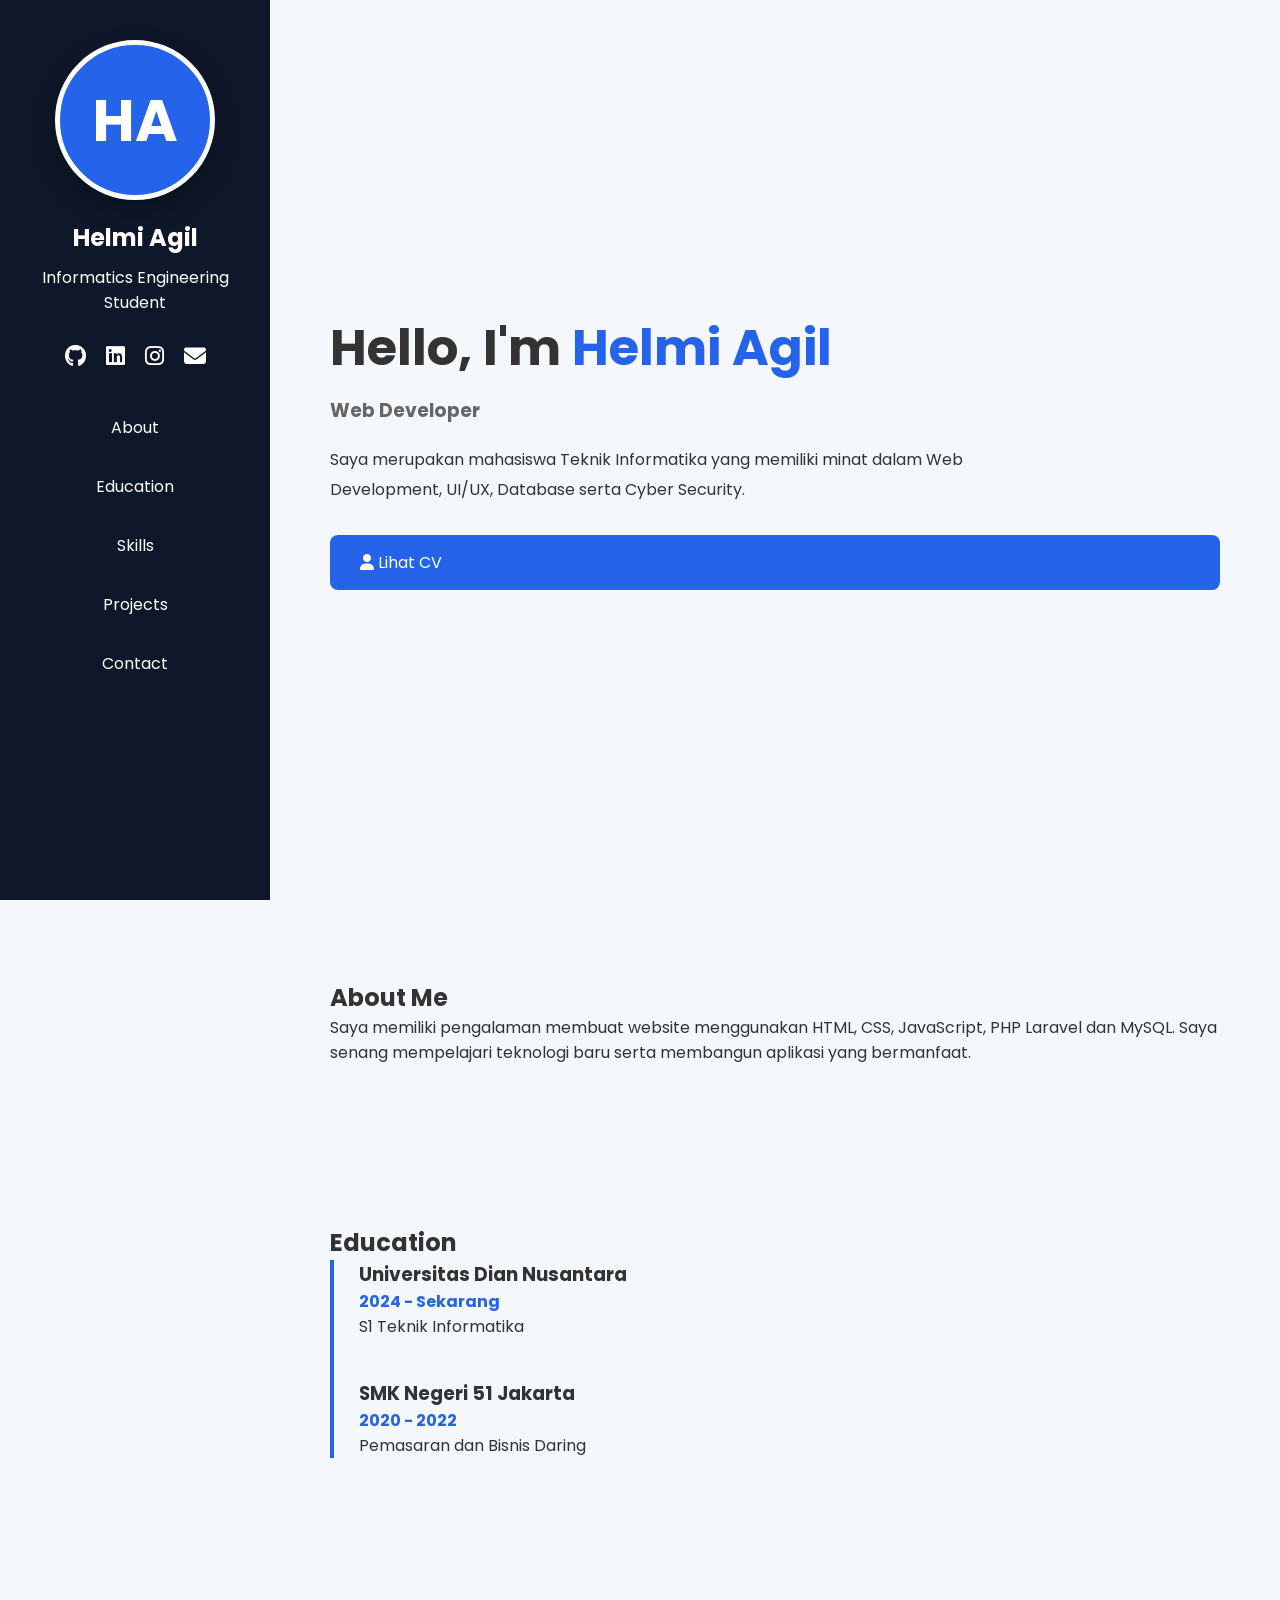
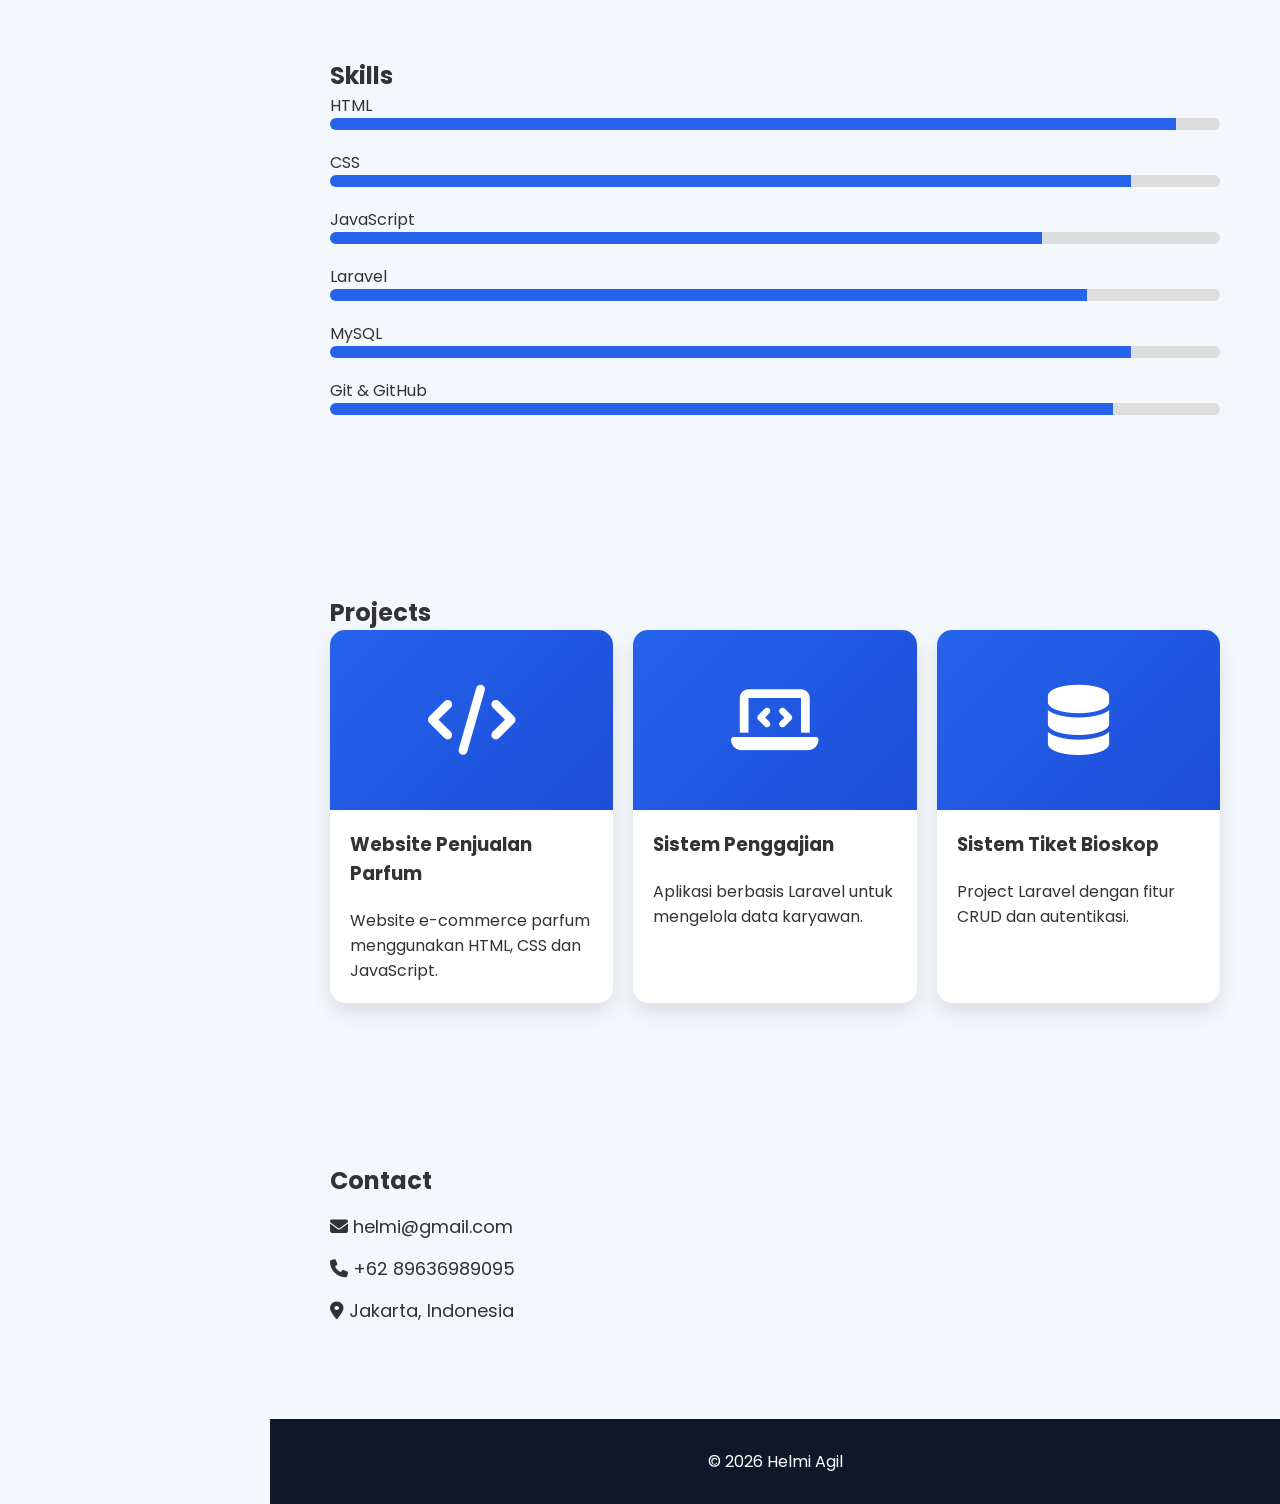
<file: index.html>
<!DOCTYPE html>
<html lang="id">
<head>
    <meta charset="UTF-8">
    <meta name="viewport" content="width=device-width, initial-scale=1.0">
    <title>CV | Helmi Agil</title>

    <link rel="stylesheet" href="style.css">

    <!-- Font Awesome -->
    <link rel="stylesheet"
    href="https://cdnjs.cloudflare.com/ajax/libs/font-awesome/6.6.0/css/all.min.css">

    <!-- Google Font -->
    <link href="https://fonts.googleapis.com/css2?family=Poppins:wght@300;400;500;600;700&display=swap" rel="stylesheet">
</head>

<body>

<!-- ================= Sidebar ================= -->

<aside class="sidebar">

    <div class="profile-avatar">    
        HA
    </div>  

    <h2>Helmi Agil</h2>

    <p>Informatics Engineering Student</p>

    <div class="social">

        <a href="#"><i class="fab fa-github"></i></a>

        <a href="#"><i class="fab fa-linkedin"></i></a>

        <a href="#"><i class="fab fa-instagram"></i></a>

        <a href="#"><i class="fas fa-envelope"></i></a>

    </div>

    <nav>

        <a href="#about">About</a>

        <a href="#education">Education</a>

        <a href="#skills">Skills</a>

        <a href="#projects">Projects</a>

        <a href="#contact">Contact</a>

    </nav>

</aside>

<!-- ================= Main ================= -->

<main>

<section class="hero">

<h1>Hello, I'm <span>Helmi Agil</span></h1>

<h3>Web Developer | UI Designer | IT Student</h3>

<p>
Saya merupakan mahasiswa Teknik Informatika yang memiliki
minat dalam Web Development, UI/UX, Database serta Cyber Security.
</p>

<a href="CV.html" class="btn">
<i class="fas fa-user"></i>
Lihat CV
</a>

</section>

<!-- About -->

<section id="about">

<h2>About Me</h2>

<p>

Saya memiliki pengalaman membuat website menggunakan HTML,
CSS, JavaScript, PHP Laravel dan MySQL.
Saya senang mempelajari teknologi baru serta membangun aplikasi
yang bermanfaat.

</p>

</section>

<!-- Education -->

<section id="education">

<h2>Education</h2>

<div class="timeline">

<div class="item">

<h3>Universitas Dian Nusantara</h3>

<span>2024 - Sekarang</span>

<p>S1 Teknik Informatika</p>

</div>

<div class="item">

<h3>SMK Negeri 51 Jakarta</h3>

<span>2020 - 2022</span>

<p>Pemasaran dan Bisnis Daring</p>

</div>

</div>

</section>

<!-- Skills -->

<section id="skills">

<h2>Skills</h2>

<div class="skill">

<p>HTML</p>

<div class="bar">
<div style="width:95%"></div>
</div>

</div>

<div class="skill">

<p>CSS</p>

<div class="bar">
<div style="width:90%"></div>
</div>

</div>

<div class="skill">

<p>JavaScript</p>

<div class="bar">
<div style="width:80%"></div>
</div>

</div>

<div class="skill">

<p>Laravel</p>

<div class="bar">
<div style="width:85%"></div>
</div>

</div>

<div class="skill">

<p>MySQL</p>

<div class="bar">
<div style="width:90%"></div>
</div>

</div>

<div class="skill">

<p>Git & GitHub</p>

<div class="bar">
<div style="width:88%"></div>
</div>

</div>

</section>

<!-- Projects -->

<section id="projects">

<h2>Projects</h2>

<div class="cards">

    <div class="card">

        <div class="project-icon">
            <i class="fas fa-code"></i>
        </div>

        <h3>Website Penjualan Parfum</h3>

        <p>
            Website e-commerce parfum menggunakan
            HTML, CSS dan JavaScript.
        </p>

    </div>

    <div class="card">

        <div class="project-icon">
            <i class="fas fa-laptop-code"></i>
        </div>

        <h3>Sistem Penggajian</h3>

        <p>
            Aplikasi berbasis Laravel untuk
            mengelola data karyawan.
        </p>

    </div>

    <div class="card">

        <div class="project-icon">
            <i class="fas fa-database"></i>
        </div>

        <h3>Sistem Tiket Bioskop</h3>

        <p>
            Project Laravel dengan fitur CRUD
            dan autentikasi.
        </p>

    </div>

</div>

</section>

<!-- Contact -->

<section id="contact">

<h2>Contact</h2>

<div class="contact">

<p>

<i class="fas fa-envelope"></i>

helmi@gmail.com

</p>

<p>

<i class="fas fa-phone"></i>

+62 89636989095

</p>

<p>

<i class="fas fa-map-marker-alt"></i>

Jakarta, Indonesia

</p>

</div>

</section>

<footer>

<p>

© 2026 Helmi Agil

</p>

</footer>

</main>

<script src="script.js"></script>

</body>
</html>
</file>
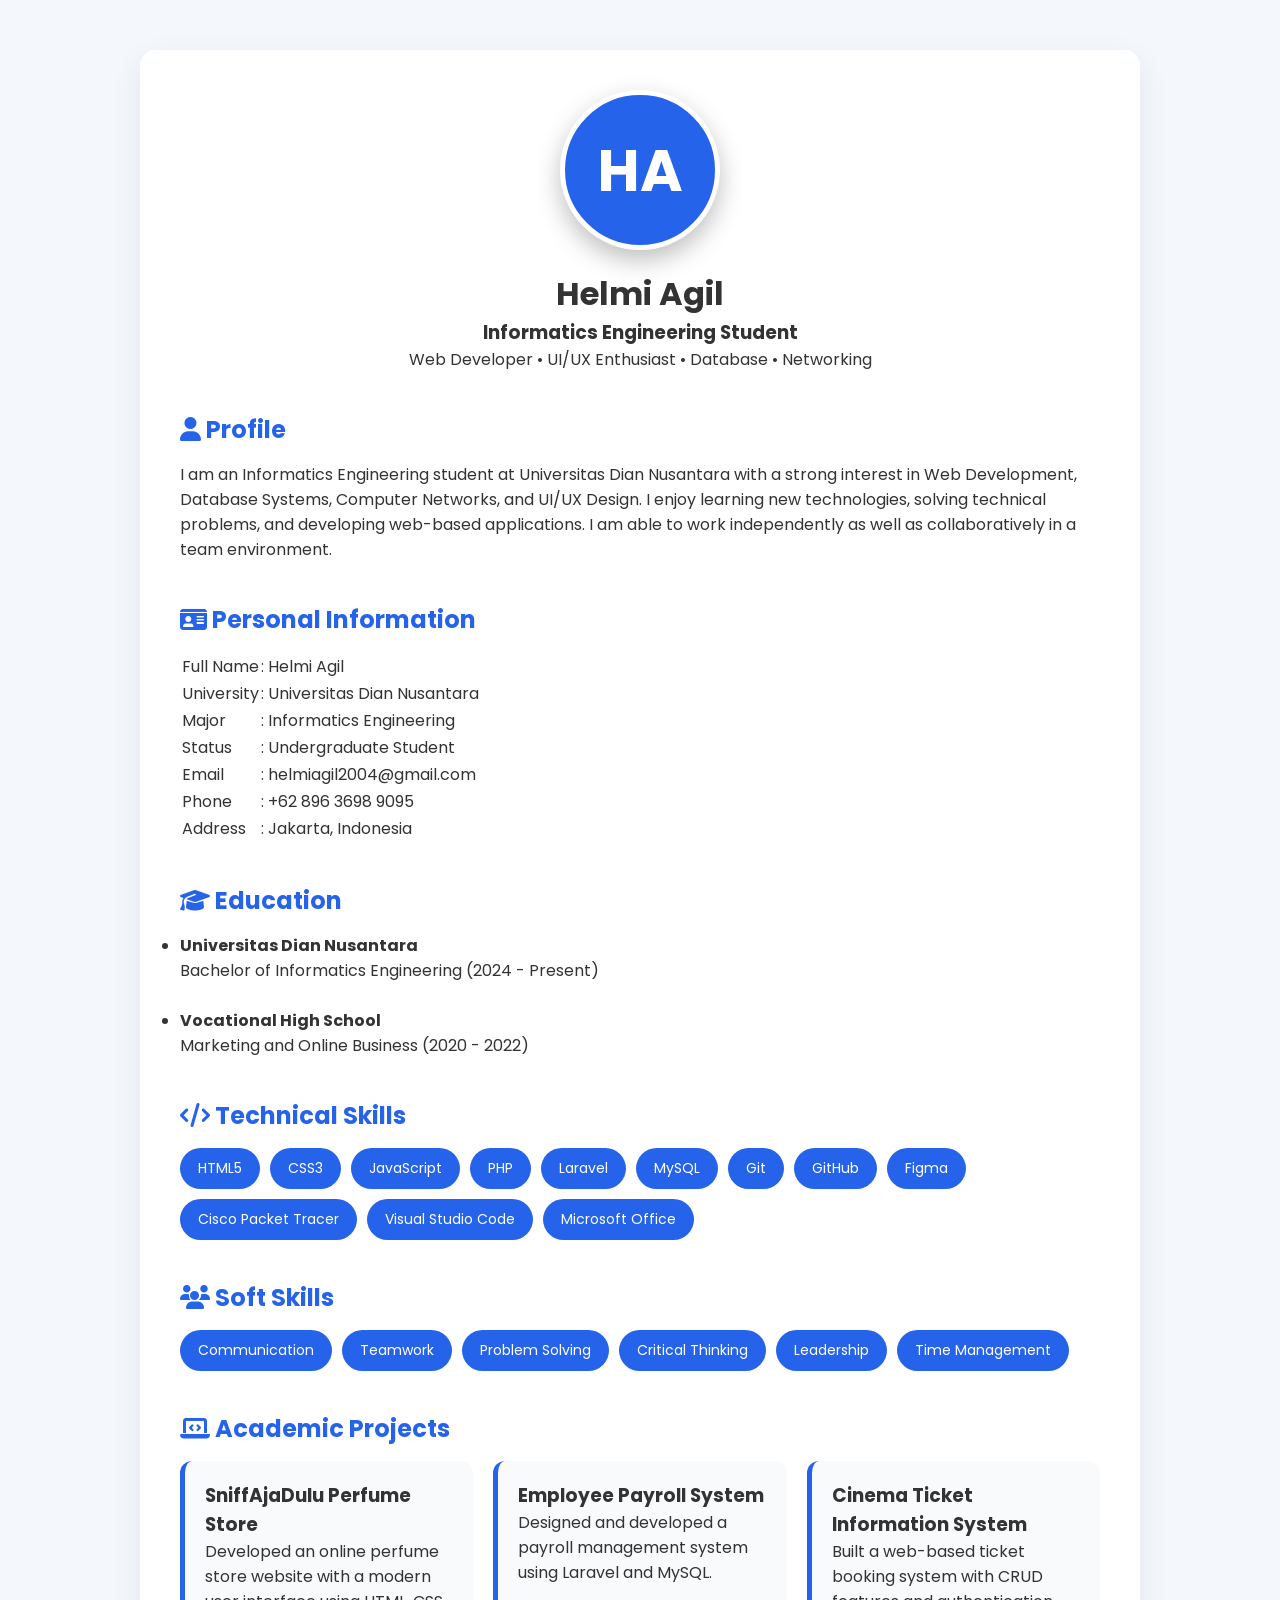
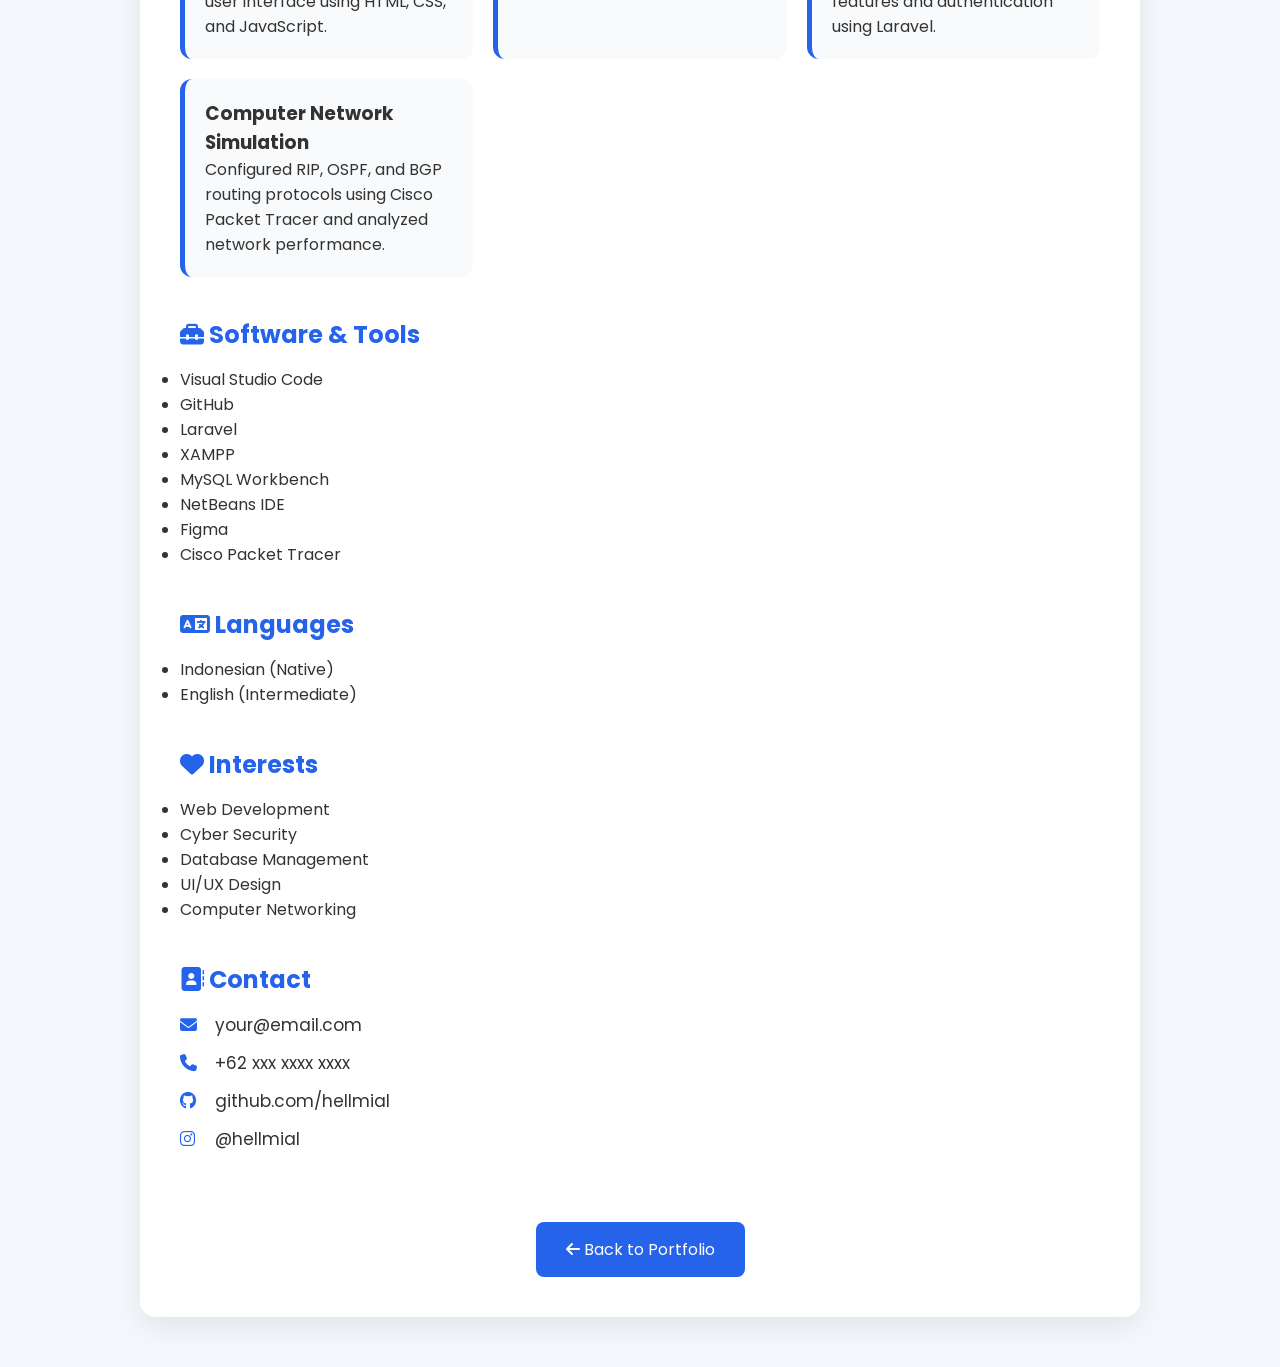
<file: CV.html>
<!DOCTYPE html>
<html lang="id">

<head>

<meta charset="UTF-8">

<meta name="viewport" content="width=device-width, initial-scale=1.0">

<title>Curriculum Vitae | Helmi Agil</title>

<link rel="stylesheet" href="style.css">

<link rel="stylesheet"
href="https://cdnjs.cloudflare.com/ajax/libs/font-awesome/6.6.0/css/all.min.css">

</head>

<body>

<div class="cv-container">

    <!-- Header -->
    <div class="cv-header">

        <div class="profile-avatar">
            HA
        </div>

        <h1>Helmi Agil</h1>

        <h3>Informatics Engineering Student</h3>

        <p>
            Web Developer • UI/UX Enthusiast • Database • Networking
        </p>

    </div>

    <!-- Profile -->

    <div class="cv-section">

        <h2><i class="fas fa-user"></i> Profile</h2>

        <p>
            I am an Informatics Engineering student at Universitas Dian Nusantara with a strong interest in Web Development, Database Systems, Computer Networks, and UI/UX Design. I enjoy learning new technologies, solving technical problems, and developing web-based applications. I am able to work independently as well as collaboratively in a team environment.
        </p>

    </div>

    <!-- Personal Information -->

    <div class="cv-section">

        <h2><i class="fas fa-id-card"></i> Personal Information</h2>

        <table>

            <tr>
                <td>Full Name</td>
                <td>: Helmi Agil</td>
            </tr>

            <tr>
                <td>University</td>
                <td>: Universitas Dian Nusantara</td>
            </tr>

            <tr>
                <td>Major</td>
                <td>: Informatics Engineering</td>
            </tr>

            <tr>
                <td>Status</td>
                <td>: Undergraduate Student</td>
            </tr>

            <tr>
                <td>Email</td>
                <td>: helmiagil2004@gmail.com</td>
            </tr>

            <tr>
                <td>Phone</td>
                <td>: +62 896 3698 9095</td>
            </tr>

            <tr>
                <td>Address</td>
                <td>: Jakarta, Indonesia</td>
            </tr>

        </table>

    </div>

    <!-- Education -->

    <div class="cv-section">

        <h2><i class="fas fa-graduation-cap"></i> Education</h2>

        <ul>

            <li>
                <strong>Universitas Dian Nusantara</strong><br>
                Bachelor of Informatics Engineering (2024 - Present)
            </li>

            <br>

            <li>
                <strong>Vocational High School</strong><br>
                Marketing and Online Business (2020 - 2022)
            </li>

        </ul>

    </div>

    <!-- Technical Skills -->

    <div class="cv-section">

        <h2><i class="fas fa-code"></i> Technical Skills</h2>

        <div class="skill-list">

            <span>HTML5</span>
            <span>CSS3</span>
            <span>JavaScript</span>
            <span>PHP</span>
            <span>Laravel</span>
            <span>MySQL</span>
            <span>Git</span>
            <span>GitHub</span>
            <span>Figma</span>
            <span>Cisco Packet Tracer</span>
            <span>Visual Studio Code</span>
            <span>Microsoft Office</span>

        </div>

    </div>

    <!-- Soft Skills -->

    <div class="cv-section">

        <h2><i class="fas fa-users"></i> Soft Skills</h2>

        <div class="skill-list">

            <span>Communication</span>
            <span>Teamwork</span>
            <span>Problem Solving</span>
            <span>Critical Thinking</span>
            <span>Leadership</span>
            <span>Time Management</span>

        </div>

    </div>

    <!-- Projects -->

    <div class="cv-section">

        <h2><i class="fas fa-laptop-code"></i> Academic Projects</h2>

        <div class="project-list">

            <div class="project-card">

                <h3>SniffAjaDulu Perfume Store</h3>

                <p>
                    Developed an online perfume store website with a modern user interface using HTML, CSS, and JavaScript.
                </p>

            </div>

            <div class="project-card">

                <h3>Employee Payroll System</h3>

                <p>
                    Designed and developed a payroll management system using Laravel and MySQL.
                </p>

            </div>

            <div class="project-card">

                <h3>Cinema Ticket Information System</h3>

                <p>
                    Built a web-based ticket booking system with CRUD features and authentication using Laravel.
                </p>

            </div>

            <div class="project-card">

                <h3>Computer Network Simulation</h3>

                <p>
                    Configured RIP, OSPF, and BGP routing protocols using Cisco Packet Tracer and analyzed network performance.
                </p>

            </div>

        </div>

    </div>

    <!-- Tools -->

    <div class="cv-section">

        <h2><i class="fas fa-toolbox"></i> Software & Tools</h2>

        <ul>

            <li>Visual Studio Code</li>
            <li>GitHub</li>
            <li>Laravel</li>
            <li>XAMPP</li>
            <li>MySQL Workbench</li>
            <li>NetBeans IDE</li>
            <li>Figma</li>
            <li>Cisco Packet Tracer</li>

        </ul>

    </div>

    <!-- Languages -->

    <div class="cv-section">

        <h2><i class="fas fa-language"></i> Languages</h2>

        <ul>

            <li>Indonesian (Native)</li>

            <li>English (Intermediate)</li>

        </ul>

    </div>

    <!-- Interests -->

    <div class="cv-section">

        <h2><i class="fas fa-heart"></i> Interests</h2>

        <ul>

            <li>Web Development</li>

            <li>Cyber Security</li>

            <li>Database Management</li>

            <li>UI/UX Design</li>

            <li>Computer Networking</li>

        </ul>

    </div>

    <!-- Contact -->

    <div class="cv-section">

        <h2><i class="fas fa-address-book"></i> Contact</h2>

        <div class="contact-info">

            <p><i class="fas fa-envelope"></i> your@email.com</p>

            <p><i class="fas fa-phone"></i> +62 xxx xxxx xxxx</p>

            <p><i class="fab fa-github"></i> github.com/hellmial</p>

            <p><i class="fab fa-instagram"></i> @hellmial</p>

        </div>

    </div>

    <div style="text-align:center;margin-top:40px;">

        <a href="index.html" class="cv-btn">

            <i class="fas fa-arrow-left"></i>

            Back to Portfolio

        </a>

    </div>

</div>

</body>

</html>
</file>
<file: style.css>
/* Google Font */
@import url('https://fonts.googleapis.com/css2?family=Poppins:wght@300;400;500;600;700&display=swap');

*{
margin:0;
padding:0;
box-sizing:border-box;
scroll-behavior:smooth;
font-family:'Poppins',sans-serif;
}

body{
background:#f4f7fb;
color:#333;
}

/* Sidebar */

.sidebar{
position:fixed;
left:0;
top:0;
width:270px;
height:100vh;
background:#0f172a;
color:white;
padding:40px 20px;
text-align:center;
}

.sidebar h2{
margin-bottom:10px;
}

.sidebar p{
margin-bottom:25px;
}

.social{
margin-bottom:25px;
}

.social a{
color:white;
font-size:22px;
margin:8px;
text-decoration:none;
}

.sidebar nav{
display:flex;
flex-direction:column;
}

.sidebar nav a{
color:white;
padding:12px;
text-decoration:none;
border-radius:8px;
margin:5px 0;
transition:.3s;
}

.sidebar nav a:hover{
background:white;
color:#0f172a;
}

/* Main */

main{
margin-left:270px;
}

section{
padding:80px 60px;
}

.hero{
height:100vh;
display:flex;
flex-direction:column;
justify-content:center;
}

.hero h1{
font-size:50px;
margin-bottom:10px;
}

.hero span{
color:#2563eb;
}

.hero h3{
margin-bottom:20px;
color:#666;
}

.hero p{
max-width:700px;
line-height:30px;
margin-bottom:30px;
}

/* Button */

.btn{
display:inline-block;
padding:15px 30px;
background:#2563eb;
color:white;
text-decoration:none;
border-radius:8px;
transition:.3s;
}

.btn:hover{
background:#1d4ed8;
}

/* Timeline */

.timeline{
border-left:4px solid #2563eb;
padding-left:25px;
}

.item{
margin-bottom:40px;
}

.item span{
color:#2563eb;
font-weight:bold;
}

/* Skill */

.skill{
margin-bottom:20px;
}

.bar{
height:12px;
background:#ddd;
border-radius:20px;
overflow:hidden;
}

.bar div{
height:100%;
background:#2563eb;
}

/* Project */

.cards{
display:grid;
grid-template-columns:repeat(auto-fit,minmax(280px,1fr));
gap:20px;
}

.card{
background:white;
border-radius:15px;
box-shadow:0 10px 20px rgba(0,0,0,.1);
overflow:hidden;
transition:.3s;
}

.card:hover{
transform:translateY(-8px);
}

.card img{
width:100%;
height:200px;
object-fit:cover;
}

.card h3{
padding:20px;
}

.card p{
padding:0 20px 20px;
}

/* Contact */

.contact p{
margin:15px 0;
font-size:18px;
}

/* Footer */

footer{
background:#0f172a;
color:white;
text-align:center;
padding:30px;
}

/* ================= CV PAGE ================= */

.cv-container{
max-width:1000px;
margin:50px auto;
background:white;
padding:40px;
border-radius:15px;
box-shadow:0 10px 30px rgba(0,0,0,.08);
}

.cv-header{
text-align:center;
margin-bottom:40px;
}
.cv-section{
margin-bottom:40px;
}

.cv-section h2{
margin-bottom:15px;
color:#2563eb;
}

.cv-btn{
display:inline-block;
margin-top:30px;
padding:15px 30px;
background:#2563eb;
color:white;
text-decoration:none;
border-radius:8px;
}

@media(max-width:900px){

.sidebar{
position:relative;
width:100%; 
height:auto;
}

main{
margin-left:0;
}

.hero{
height:auto;
text-align:center;
}

section{
padding:50px 25px;
}

}
/* ===========================
   AVATAR
=========================== */

.profile-avatar{
    width:160px;
    height:160px;
    margin:0 auto 20px;
    border-radius:50%;
    background:#2563eb;
    color:#fff;
    display:flex;
    justify-content:center;
    align-items:center;
    font-size:58px;
    font-weight:700;
    border:5px solid #fff;
    box-shadow:0 10px 25px rgba(0,0,0,.25);
}

.cv-avatar{
    width:170px;
    height:170px;
    margin:0 auto 20px;
    border-radius:50%;
    background:#2563eb;
    color:#fff;
    display:flex;
    justify-content:center;
    align-items:center;
    font-size:60px;
    font-weight:bold;
    box-shadow:0 10px 25px rgba(0,0,0,.15);
}

/* ===========================
   PROJECT ICON
=========================== */

.project-icon{
    width:100%;
    height:180px;
    background:linear-gradient(135deg,#2563eb,#1d4ed8);
    display:flex;
    justify-content:center;
    align-items:center;
    color:white;
    font-size:70px;
}

.project-icon i{
    transition:.3s;
}

.card:hover .project-icon i{
    transform:scale(1.15);
}

/* ===========================
   CV SKILL
=========================== */

.skill-list{
    display:flex;
    flex-wrap:wrap;
    gap:10px;
}

.skill-list span{
    background:#2563eb;
    color:white;
    padding:10px 18px;
    border-radius:30px;
    font-size:14px;
}

/* ===========================
   PROJECT CARD CV
=========================== */

.project-list{
    display:grid;
    grid-template-columns:repeat(auto-fit,minmax(250px,1fr));
    gap:20px;
}

.project-card{
    background:#f8fafc;
    border-left:5px solid #2563eb;
    padding:20px;
    border-radius:12px;
    transition:.3s;
}

.project-card:hover{
    transform:translateY(-5px);
    box-shadow:0 10px 20px rgba(0,0,0,.08);
}

/* ===========================
   CONTACT CV
=========================== */

.contact-info p{
    margin:12px 0;
    font-size:17px;
}

.contact-info i{
    width:30px;
    color:#2563eb;
}
</file>
